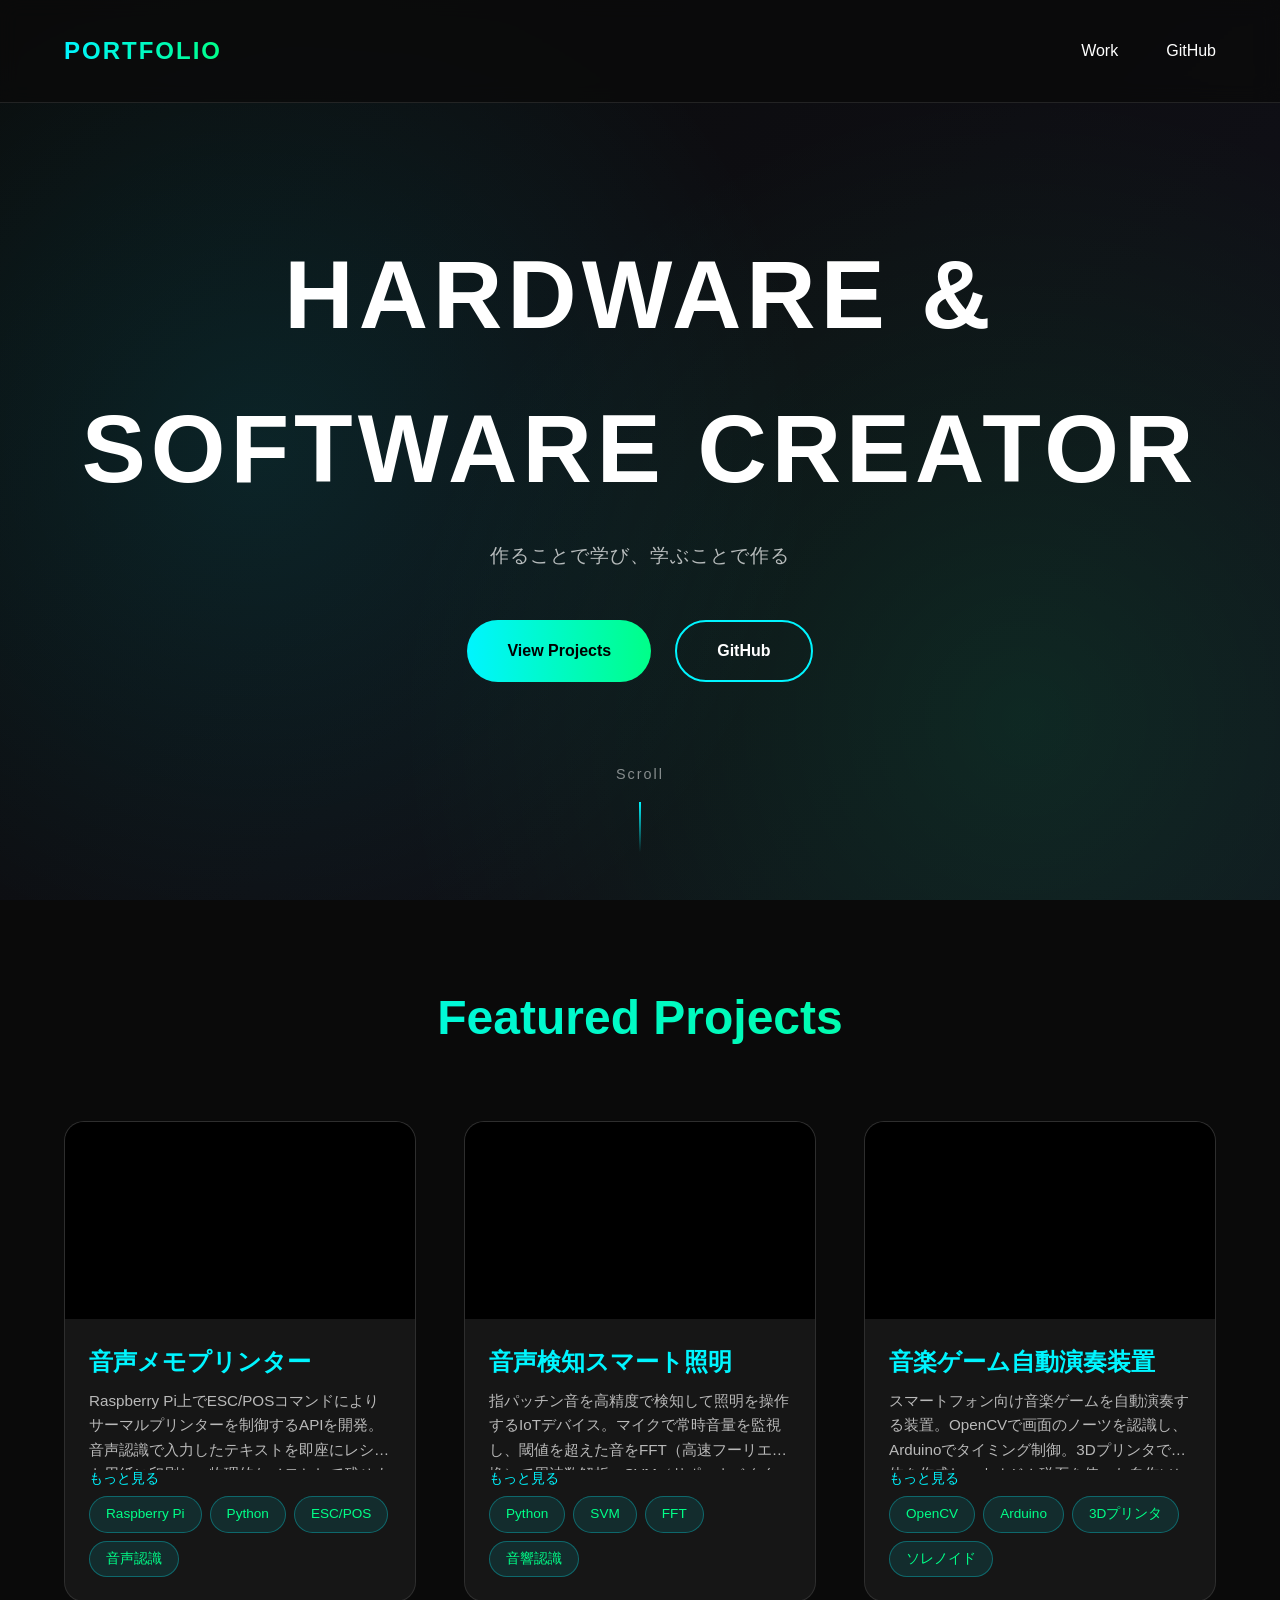
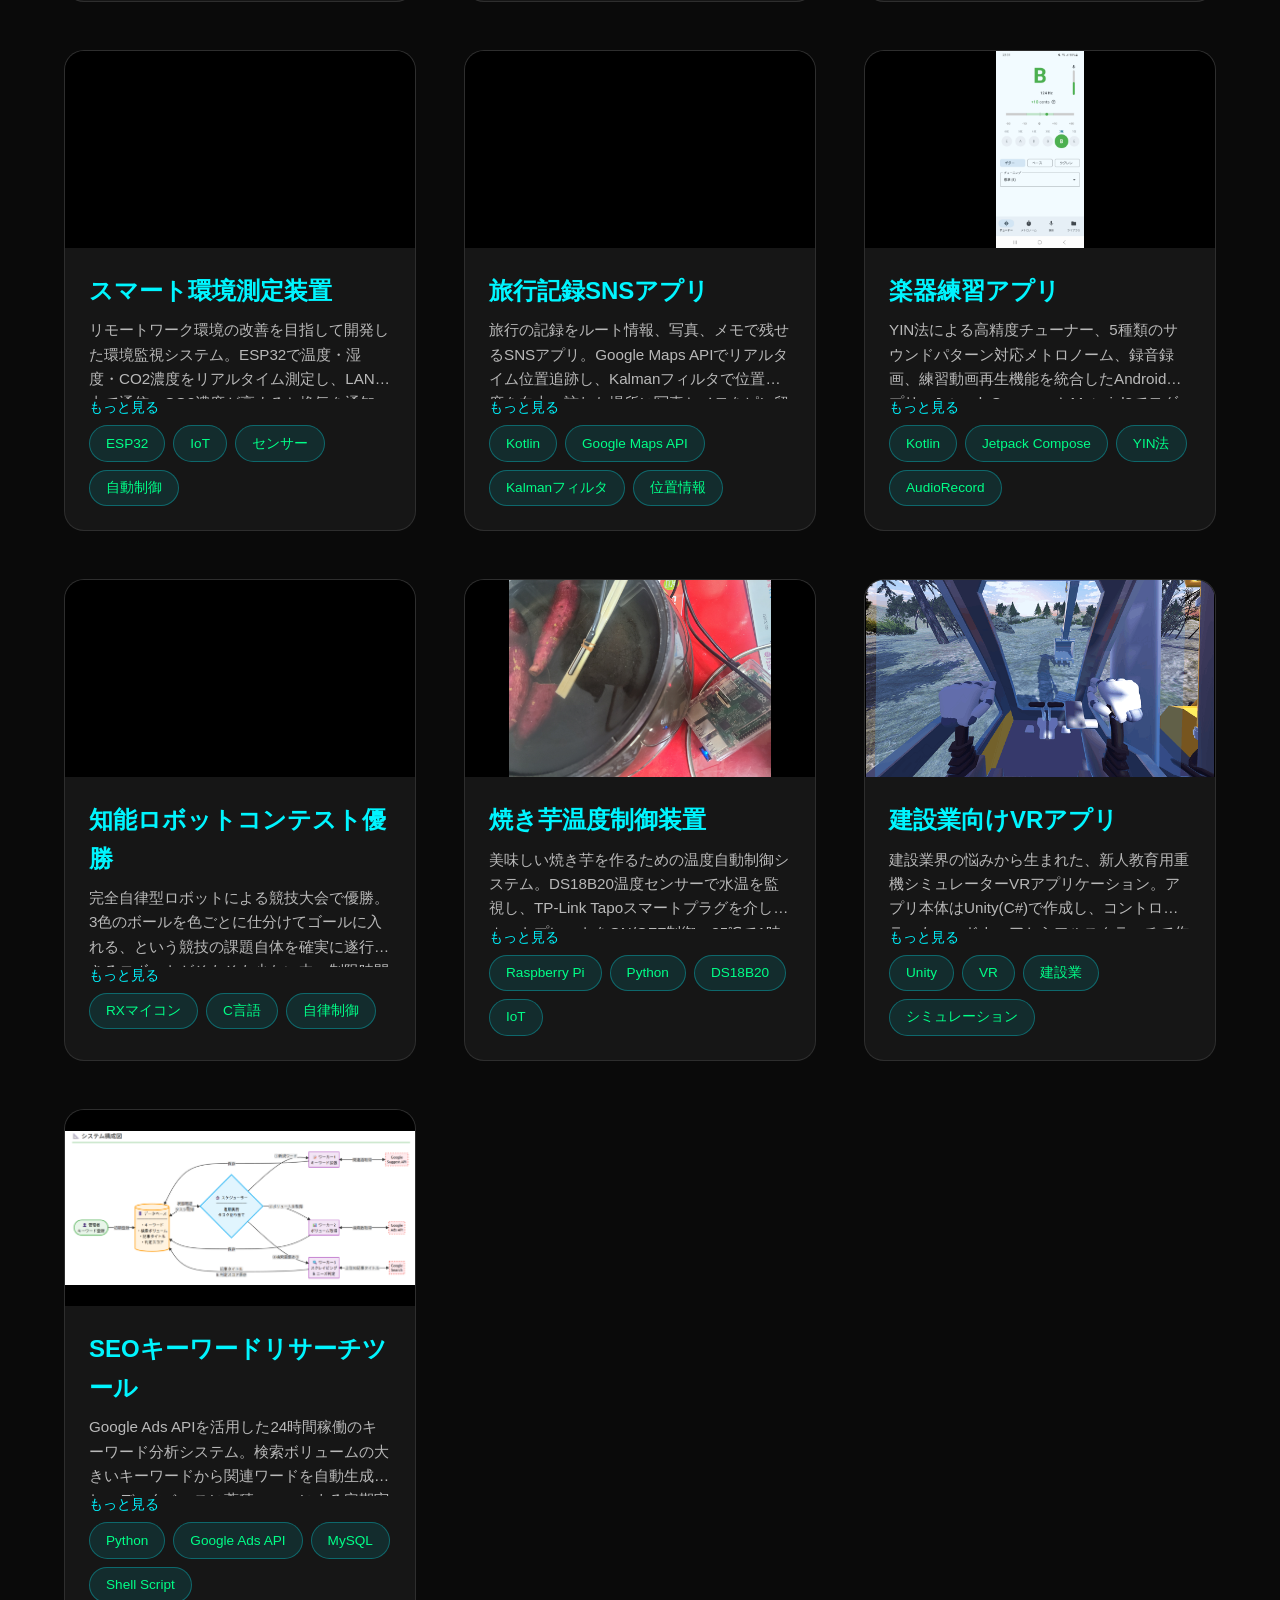
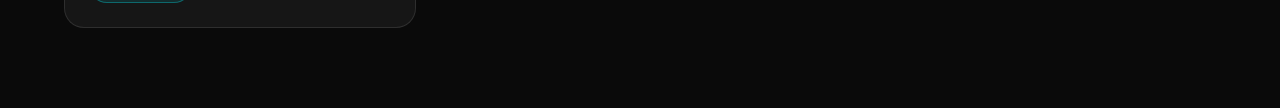
<file: index.html>
<!DOCTYPE html>
<html lang="ja">
<head>
    <meta charset="UTF-8">
    <meta name="viewport" content="width=device-width, initial-scale=1.0">
    <title>Portfolio - Creative Maker</title>
    <link rel="icon" type="image/png" href="aster_icon.png">
    <link rel="stylesheet" href="styles.css">
</head>
<body>
    <div class="minimalist-portfolio">
        <nav class="minimal-nav">
            <div class="logo">PORTFOLIO</div>
            <div class="nav-links">
                <a href="#projects">Work</a>
                <a href="https://github.com/aster" target="_blank">GitHub</a>
            </div>
        </nav>

        <section class="hero-minimal">
            <div class="hero-content">
                <h1 class="glitch" data-text="HARDWARE & SOFTWARE CREATOR">HARDWARE & SOFTWARE CREATOR</h1>
                <p class="subtitle">作ることで学び、学ぶことで作る</p>
                <div class="cta-buttons">
                    <button class="btn-primary" id="viewProjectsBtn">View Projects</button>
                    <a href="https://github.com/aster" target="_blank" class="btn-secondary">GitHub</a>
                </div>
            </div>
            <div class="scroll-indicator">
                <span>Scroll</span>
                <div class="scroll-line"></div>
            </div>
        </section>

        <section class="projects-minimal" id="projects">
            <h2>Featured Projects</h2>
            <div class="project-grid">
                <div class="project-card">
                    <div class="project-media">
                        <iframe src="https://drive.google.com/file/d/16Lhjg8V58b9ObPHAEzAtdRLw-uy5pYZq/preview" allow="autoplay" allowfullscreen></iframe>
                    </div>
                    <h3>音声メモプリンター</h3>
                    <p>Raspberry Pi上でESC/POSコマンドによりサーマルプリンターを制御するAPIを開発。音声認識で入力したテキストを即座にレシート用紙に印刷し、物理的なメモとして残せます。python-escposライブラリを活用した印刷制御システム。</p>
                    <button class="read-more-btn hidden">もっと見る</button>
                    <div class="tags">
                        <span>Raspberry Pi</span>
                        <span>Python</span>
                        <span>ESC/POS</span>
                        <span>音声認識</span>
                    </div>
                </div>
                <div class="project-card">
                    <div class="project-media">
                        <iframe src="https://drive.google.com/file/d/1KcYuv1-kveJDQ4F23ScpkNrmTY8sigSv/preview" allow="autoplay" allowfullscreen></iframe>
                    </div>
                    <h3>音声検知スマート照明</h3>
                    <p>指パッチン音を高精度で検知して照明を操作するIoTデバイス。マイクで常時音量を監視し、閾値を超えた音をFFT（高速フーリエ変換）で周波数解析、SVM（サポートベクターマシン）で特定の音のみを判別。誤検知を防ぐ機械学習による音響認識システム。</p>
                    <button class="read-more-btn hidden">もっと見る</button>
                    <div class="tags">
                        <span>Python</span>
                        <span>SVM</span>
                        <span>FFT</span>
                        <span>音響認識</span>
                    </div>
                </div>
                <div class="project-card">
                    <div class="project-media">
                        <iframe src="https://drive.google.com/file/d/1jVY6gO31LaO9YbTUH7sZCvBTHUFP-7IL/preview" allow="autoplay" allowfullscreen></iframe>
                    </div>
                    <h3>音楽ゲーム自動演奏装置</h3>
                    <p>スマートフォン向け音楽ゲームを自動演奏する装置。OpenCVで画面のノーツを認識し、Arduinoでタイミング制御。3Dプリンタで筐体を作成し、ネオジム磁石を使った自作ソレノイドで物理的にタップ。画像認識と精密な機械制御を組み合わせた高精度自動プレイシステム。</p>
                    <button class="read-more-btn hidden">もっと見る</button>
                    <div class="tags">
                        <span>OpenCV</span>
                        <span>Arduino</span>
                        <span>3Dプリンタ</span>
                        <span>ソレノイド</span>
                    </div>
                </div>
                <div class="project-card">
                    <div class="project-media">
                        <iframe src="https://drive.google.com/file/d/1t0Gbl20TYPkwUIdiAvo27ypclLJBVySv/preview" allow="autoplay" allowfullscreen></iframe>
                    </div>
                    <h3>スマート環境測定装置</h3>
                    <p>リモートワーク環境の改善を目指して開発した環境監視システム。ESP32で温度・湿度・CO2濃度をリアルタイム測定し、LAN経由で通信。CO2濃度が高まると換気を通知し、湿度に応じて加湿器を自動制御。長時間のデスクワークでも快適な作業環境を維持します。</p>
                    <button class="read-more-btn hidden">もっと見る</button>
                    <div class="tags">
                        <span>ESP32</span>
                        <span>IoT</span>
                        <span>センサー</span>
                        <span>自動制御</span>
                    </div>
                </div>
                <div class="project-card">
                    <div class="project-media">
                        <iframe src="https://drive.google.com/file/d/1M1ntm_N-mfws35-rm2_PYk4GdYwFP6t_/preview" allow="autoplay" allowfullscreen></iframe>
                    </div>
                    <h3>旅行記録SNSアプリ</h3>
                    <p>旅行の記録をルート情報、写真、メモで残せるSNSアプリ。Google Maps APIでリアルタイム位置追跡し、Kalmanフィルタで位置精度を向上。訪れた場所に写真とメモをピン留めし、移動ルートをポリラインで可視化。旅の思い出を地図と共に振り返れます。</p>
                    <button class="read-more-btn hidden">もっと見る</button>
                    <div class="tags">
                        <span>Kotlin</span>
                        <span>Google Maps API</span>
                        <span>Kalmanフィルタ</span>
                        <span>位置情報</span>
                    </div>
                </div>
                <div class="project-card">
                    <div class="project-media">
                        <img src="images/MusicPracticeLab.jpg" alt="楽器練習用アプリ" class="project-image-el" data-gallery="music-app" data-gallery-images="images/MusicPracticeLab.jpg,images/MusicPracticeLab2.jpg">
                    </div>
                    <h3>楽器練習アプリ</h3>
                    <p>YIN法による高精度チューナー、5種類のサウンドパターン対応メトロノーム、録音録画、練習動画再生機能を統合したAndroidアプリ。Jetpack ComposeとMaterial3でモダンなUIを実現し、MVVM + 単一方向データフローによる保守性の高いアーキテクチャを採用。AudioRecordとSoundPoolでリアルタイム音声処理を実装。</p>
                    <button class="read-more-btn hidden">もっと見る</button>
                    <div class="tags">
                        <span>Kotlin</span>
                        <span>Jetpack Compose</span>
                        <span>YIN法</span>
                        <span>AudioRecord</span>
                    </div>
                </div>
                <div class="project-card">
                    <div class="project-media">
                        <iframe src="https://drive.google.com/file/d/1lrbLJj3serGfKyMKYUTpgWyyLs86qchl/preview" allow="autoplay" allowfullscreen></iframe>
                    </div>
                    <h3>知能ロボットコンテスト優勝</h3>
                    <p>完全自律型ロボットによる競技大会で優勝。3色のボールを色ごとに仕分けてゴールに入れる、という競技の課題自体を確実に遂行できるロボットがそもそも少ない中、制限時間内に最速で課題を完了。通信なしで複数ロボットを協調させるユニークな手法と、高精度な3本爪キャッチ機構を実装。RXマイコンをC言語で制御し、センサー情報から自律判断を行います。</p>
                    <button class="read-more-btn hidden">もっと見る</button>
                    <div class="tags">
                        <span>RXマイコン</span>
                        <span>C言語</span>
                        <span>自律制御</span>
                    </div>
                </div>
                <div class="project-card">
                    <div class="project-media">
                        <img src="images/yaki1.jpg" alt="焼き芋温度制御装置" class="project-image-el" data-gallery="sweet-potato" data-gallery-images="images/yaki1.jpg,images/yaki2.jpg">
                    </div>
                    <h3>焼き芋温度制御装置</h3>
                    <p>美味しい焼き芋を作るための温度自動制御システム。DS18B20温度センサーで水温を監視し、TP-Link Tapoスマートプラグを介してホットプレートをON/OFF制御。85℃で1時間保温という最適な調理温度を自動維持します。Raspberry Piで1時間の調理を完全自動化。</p>
                    <button class="read-more-btn hidden">もっと見る</button>
                    <div class="tags">
                        <span>Raspberry Pi</span>
                        <span>Python</span>
                        <span>DS18B20</span>
                        <span>IoT</span>
                    </div>
                </div>
                <div class="project-card">
                    <div class="project-media">
                        <img src="images/yunbo_app.png" alt="建設業VRアプリ" class="project-image-el" data-gallery="yunbo-vr" data-gallery-images="images/yunbo_app.png,images/yunbo_control.jpg">
                    </div>
                    <h3>建設業向けVRアプリ</h3>
                    <p>建設業界の悩みから生まれた、新人教育用重機シミュレーターVRアプリケーション。アプリ本体はUnity(C#)で作成し、コントローラーもハードウェアからフルスクラッチで作成。</p>
                    <button class="read-more-btn hidden">もっと見る</button>
                    <div class="tags">
                        <span>Unity</span>
                        <span>VR</span>
                        <span>建設業</span>
                        <span>シミュレーション</span>
                    </div>
                </div>
                <div class="project-card">
                    <div class="project-media">
                        <img src="images/seo-keywords.png" alt="SEOキーワードリサーチツール" class="project-image-el">
                    </div>
                    <h3>SEOキーワードリサーチツール</h3>
                    <p>Google Ads APIを活用した24時間稼働のキーワード分析システム。検索ボリュームの大きいキーワードから関連ワードを自動生成し、データベースに蓄積。cronによる定期実行で最新データを取得し続け、検索ニーズの高いキーワードを発見します。</p>
                    <button class="read-more-btn hidden">もっと見る</button>
                    <div class="tags">
                        <span>Python</span>
                        <span>Google Ads API</span>
                        <span>MySQL</span>
                        <span>Shell Script</span>
                    </div>
                </div>
            </div>
        </section>
    </div>

    <!-- 画像オーバーレイ -->
    <div id="imageOverlay" class="image-overlay">
        <span class="overlay-close">&times;</span>
        <div class="overlay-images-container">
            <img class="overlay-content" id="overlayImg">
        </div>
    </div>

    <script src="script.js"></script>
</body>
</html>
</file>
<file: styles.css>
/* ===== リセット & 基本スタイル ===== */
* {
    margin: 0;
    padding: 0;
    box-sizing: border-box;
}

body {
    font-family: 'Inter', -apple-system, BlinkMacSystemFont, 'Segoe UI', Roboto, Oxygen, Ubuntu, Cantarell, sans-serif;
    line-height: 1.6;
    color: #333;
    overflow-x: hidden;
}

a {
    text-decoration: none;
    color: inherit;
}

button {
    cursor: pointer;
    border: none;
    outline: none;
    font-family: inherit;
}

/* ===== ミニマリスト・モダンパターン ===== */
.minimalist-portfolio {
    background: linear-gradient(135deg, #0a0a0a 0%, #1a1a2e 100%);
    color: #fff;
    min-height: 100vh;
}

/* ナビゲーション */
.minimal-nav {
    display: flex;
    justify-content: space-between;
    align-items: center;
    padding: 2rem 5%;
    position: fixed;
    top: 0;
    left: 0;
    right: 0;
    background: rgba(10, 10, 10, 0.8);
    backdrop-filter: blur(10px);
    z-index: 1000;
    border-bottom: 1px solid rgba(255, 255, 255, 0.1);
}

.logo {
    font-size: 1.5rem;
    font-weight: 700;
    letter-spacing: 2px;
    background: linear-gradient(90deg, #00f5ff, #00ff88);
    -webkit-background-clip: text;
    -webkit-text-fill-color: transparent;
    background-clip: text;
}

.nav-links {
    display: flex;
    gap: 3rem;
}

.nav-links a {
    position: relative;
    font-weight: 500;
    transition: color 0.3s ease;
}

.nav-links a::after {
    content: '';
    position: absolute;
    bottom: -5px;
    left: 0;
    width: 0;
    height: 2px;
    background: linear-gradient(90deg, #00f5ff, #00ff88);
    transition: width 0.3s ease;
}

.nav-links a:hover {
    color: #00f5ff;
}

.nav-links a:hover::after {
    width: 100%;
}

/* ヒーローセクション */
.hero-minimal {
    height: 100vh;
    display: flex;
    flex-direction: column;
    justify-content: center;
    align-items: center;
    text-align: center;
    padding: 0 5%;
    position: relative;
    overflow: hidden;
}

.hero-minimal::before {
    content: '';
    position: absolute;
    top: 0;
    left: 0;
    right: 0;
    bottom: 0;
    background:
        radial-gradient(circle at 20% 50%, rgba(0, 245, 255, 0.1) 0%, transparent 50%),
        radial-gradient(circle at 80% 80%, rgba(0, 255, 136, 0.1) 0%, transparent 50%);
    pointer-events: none;
}

.hero-content {
    position: relative;
    z-index: 1;
}

.glitch {
    font-size: clamp(3rem, 8vw, 6rem);
    font-weight: 900;
    text-transform: uppercase;
    position: relative;
    letter-spacing: 5px;
    animation: glitch 3s infinite;
}

@keyframes glitch {
    0% {
        text-shadow:
            2px 2px 0 #00f5ff,
            -2px -2px 0 #ff00de;
    }
    25% {
        text-shadow:
            -2px 2px 0 #00f5ff,
            2px -2px 0 #ff00de;
    }
    50% {
        text-shadow:
            2px -2px 0 #00f5ff,
            -2px 2px 0 #ff00de;
    }
    75% {
        text-shadow:
            -2px -2px 0 #00f5ff,
            2px 2px 0 #ff00de;
    }
    100% {
        text-shadow:
            2px 2px 0 #00f5ff,
            -2px -2px 0 #ff00de;
    }
}

.subtitle {
    font-size: 1.2rem;
    margin-top: 1rem;
    color: rgba(255, 255, 255, 0.7);
    letter-spacing: 1px;
}

.cta-buttons {
    margin-top: 3rem;
    display: flex;
    gap: 1.5rem;
    justify-content: center;
}

.btn-primary,
.btn-secondary {
    padding: 1rem 2.5rem;
    font-size: 1rem;
    font-weight: 600;
    border-radius: 50px;
    transition: all 0.3s ease;
    position: relative;
    overflow: hidden;
    text-decoration: none;
    display: inline-block;
}

.btn-primary {
    background: linear-gradient(90deg, #00f5ff, #00ff88);
    color: #000;
}

.btn-primary:hover {
    transform: translateY(-3px);
    box-shadow: 0 10px 30px rgba(0, 245, 255, 0.3);
}

.btn-secondary {
    background: transparent;
    color: #fff;
    border: 2px solid #00f5ff;
}

.btn-secondary:hover {
    background: rgba(0, 245, 255, 0.1);
    transform: translateY(-3px);
}

.scroll-indicator {
    position: absolute;
    bottom: 3rem;
    left: 50%;
    transform: translateX(-50%);
    display: flex;
    flex-direction: column;
    align-items: center;
    gap: 1rem;
    color: rgba(255, 255, 255, 0.5);
    font-size: 0.9rem;
    letter-spacing: 2px;
}

.scroll-line {
    width: 2px;
    height: 50px;
    background: linear-gradient(to bottom, #00f5ff, transparent);
    animation: scroll-down 2s infinite;
}

@keyframes scroll-down {
    0% {
        opacity: 0;
        transform: translateY(-20px);
    }
    50% {
        opacity: 1;
    }
    100% {
        opacity: 0;
        transform: translateY(20px);
    }
}

/* プロジェクトセクション */
.projects-minimal {
    padding: 5rem 5%;
    background: #0a0a0a;
}

.projects-minimal h2 {
    font-size: 3rem;
    text-align: center;
    margin-bottom: 4rem;
    background: linear-gradient(90deg, #00f5ff, #00ff88);
    -webkit-background-clip: text;
    -webkit-text-fill-color: transparent;
    background-clip: text;
}

.project-grid {
    display: grid;
    grid-template-columns: repeat(auto-fit, minmax(350px, 1fr));
    gap: 3rem;
    max-width: 1400px;
    margin: 0 auto;
}

.project-card {
    background: rgba(255, 255, 255, 0.05);
    border-radius: 20px;
    overflow: hidden;
    transition: all 0.4s cubic-bezier(0.175, 0.885, 0.32, 1.275);
    border: 1px solid rgba(255, 255, 255, 0.1);
    cursor: pointer;
}

.project-card:hover {
    transform: translateY(-10px);
    box-shadow: 0 20px 50px rgba(0, 245, 255, 0.2);
    border-color: #00f5ff;
}

.project-media {
    width: 100%;
    height: 0;
    padding-bottom: 56.25%; /* 16:9 aspect ratio */
    overflow: hidden;
    position: relative;
    background: #000;
}

/* 2枚画像用は高さを調整 */
.project-media-double {
    padding-bottom: 40% !important;
}

.project-media iframe {
    position: absolute;
    top: 50%;
    left: 50%;
    transform: translate(-50%, -50%);
    width: auto;
    height: 100%;
    min-width: 100%;
    border: none;
}

.project-media img {
    position: absolute;
    top: 0;
    left: 0;
    width: 100%;
    height: 100%;
    object-fit: contain;
    border: none;
}

/* 2枚の画像を並べて表示 */
.project-media-double {
    display: flex;
    gap: 10px;
    align-items: center;
    justify-content: center;
    padding: 10px;
    position: absolute;
    top: 0;
    left: 0;
    width: 100%;
    height: 100%;
    box-sizing: border-box;
}

.project-media-double img {
    position: relative !important;
    width: calc(50% - 5px) !important;
    height: auto !important;
    max-height: calc(100% - 20px) !important;
    object-fit: contain !important;
    left: auto !important;
    top: auto !important;
    border: 2px solid rgba(0, 245, 255, 0.3) !important;
    border-radius: 5px;
    box-sizing: border-box;
}

.project-card h3 {
    padding: 1.5rem 1.5rem 0.5rem;
    font-size: 1.5rem;
    color: #00f5ff;
}

.project-card p {
    padding: 0 1.5rem 0.5rem;
    color: rgba(255, 255, 255, 0.7);
    font-size: 0.95rem;
    line-height: 1.6;
    display: -webkit-box;
    -webkit-line-clamp: 3;
    -webkit-box-orient: vertical;
    overflow: hidden;
    transition: all 0.3s ease;
}

.project-card p.expanded {
    -webkit-line-clamp: unset;
    max-height: none;
}

.read-more-btn {
    background: none;
    border: none;
    color: #00f5ff;
    font-size: 0.85rem;
    cursor: pointer;
    padding: 0 1.5rem 0.5rem;
    text-align: left;
    display: block;
    transition: color 0.3s ease;
    font-weight: 500;
}

.read-more-btn:hover {
    color: #00ff88;
}

.read-more-btn.hidden {
    display: none;
}

.tags {
    padding: 0 1.5rem 1.5rem;
    display: flex;
    flex-wrap: wrap;
    gap: 0.5rem;
}

.tags span {
    padding: 0.4rem 1rem;
    background: rgba(0, 245, 255, 0.1);
    border: 1px solid rgba(0, 245, 255, 0.3);
    border-radius: 20px;
    font-size: 0.85rem;
    color: #00ff88;
}

/* レスポンシブデザイン */
@media (max-width: 768px) {
    .minimal-nav {
        padding: 1.5rem 5%;
    }

    .nav-links {
        gap: 1.5rem;
    }

    .logo {
        font-size: 1.2rem;
    }

    .glitch {
        font-size: 2.5rem;
        letter-spacing: 2px;
    }

    .subtitle {
        font-size: 1rem;
    }

    .cta-buttons {
        flex-direction: column;
        gap: 1rem;
    }

    .btn-primary,
    .btn-secondary {
        padding: 0.8rem 2rem;
        font-size: 0.9rem;
    }

    .projects-minimal {
        padding: 3rem 5%;
    }

    .projects-minimal h2 {
        font-size: 2rem;
        margin-bottom: 2rem;
    }

    .project-grid {
        grid-template-columns: 1fr;
        gap: 2rem;
    }
}

@media (max-width: 480px) {
    .nav-links {
        gap: 1rem;
        font-size: 0.9rem;
    }

    .glitch {
        font-size: 2rem;
    }

    .projects-minimal h2 {
        font-size: 1.5rem;
    }
}

/* 画像オーバーレイ */
.image-overlay {
    display: none;
    position: fixed;
    z-index: 9999;
    top: 0;
    left: 0;
    width: 100%;
    height: 100%;
    background-color: rgba(0, 0, 0, 0.95);
    cursor: pointer;
    animation: fadeIn 0.3s ease;
}

.image-overlay.active {
    display: flex;
    justify-content: center;
    align-items: center;
}

.overlay-images-container {
    display: flex;
    gap: 20px;
    max-width: 90%;
    max-height: 90%;
    align-items: center;
    justify-content: center;
}

.overlay-content {
    max-width: 100%;
    max-height: 90vh;
    object-fit: contain;
    animation: zoomIn 0.3s ease;
    border: 3px solid rgba(0, 245, 255, 0.5);
    border-radius: 10px;
}

.overlay-images-container.multiple .overlay-content {
    max-width: calc(45% - 10px);
}

.overlay-close {
    position: absolute;
    top: 30px;
    right: 50px;
    color: #00f5ff;
    font-size: 50px;
    font-weight: bold;
    cursor: pointer;
    transition: color 0.3s ease;
    z-index: 10000;
}

.overlay-close:hover {
    color: #00ff88;
}

@keyframes fadeIn {
    from {
        opacity: 0;
    }
    to {
        opacity: 1;
    }
}

@keyframes zoomIn {
    from {
        transform: scale(0.7);
        opacity: 0;
    }
    to {
        transform: scale(1);
        opacity: 1;
    }
}

/* 画像にカーソルポインターとz-indexを追加 */
.project-media img {
    cursor: pointer;
    z-index: 10;
}
</file>
